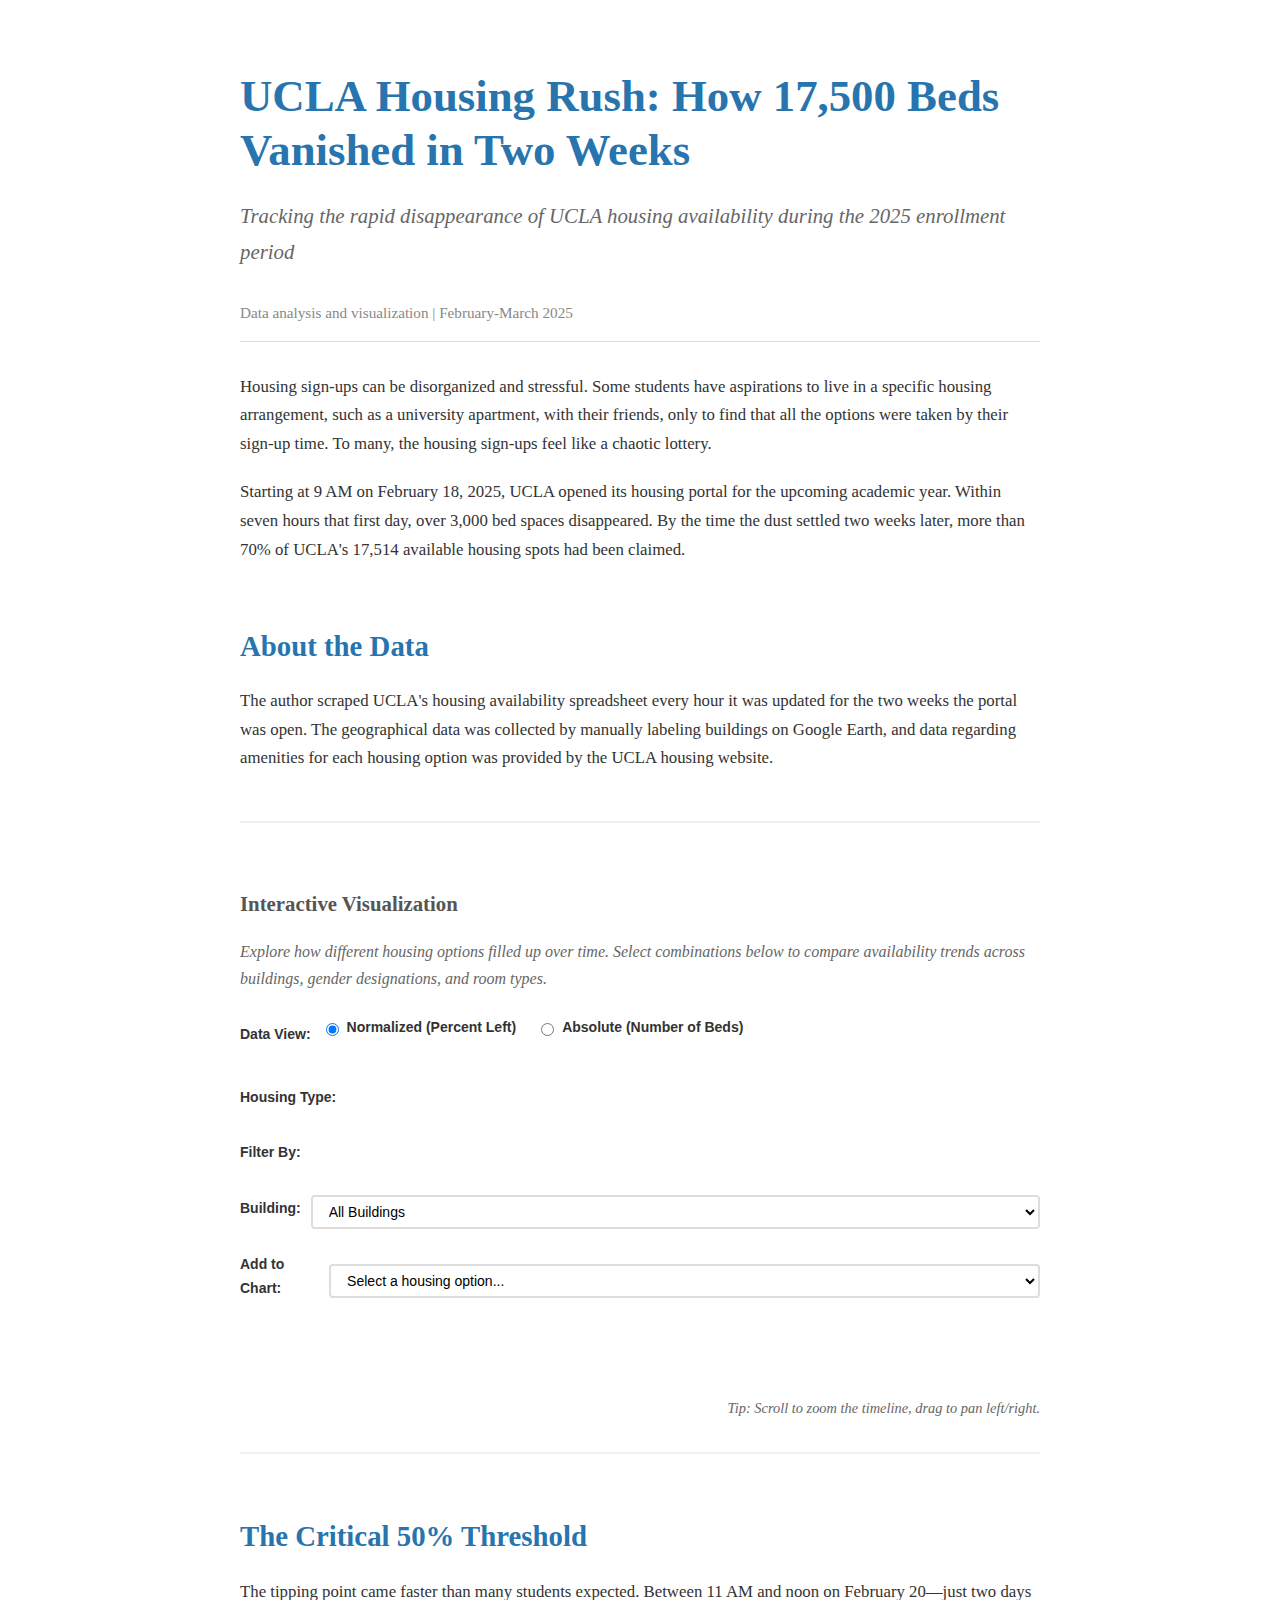
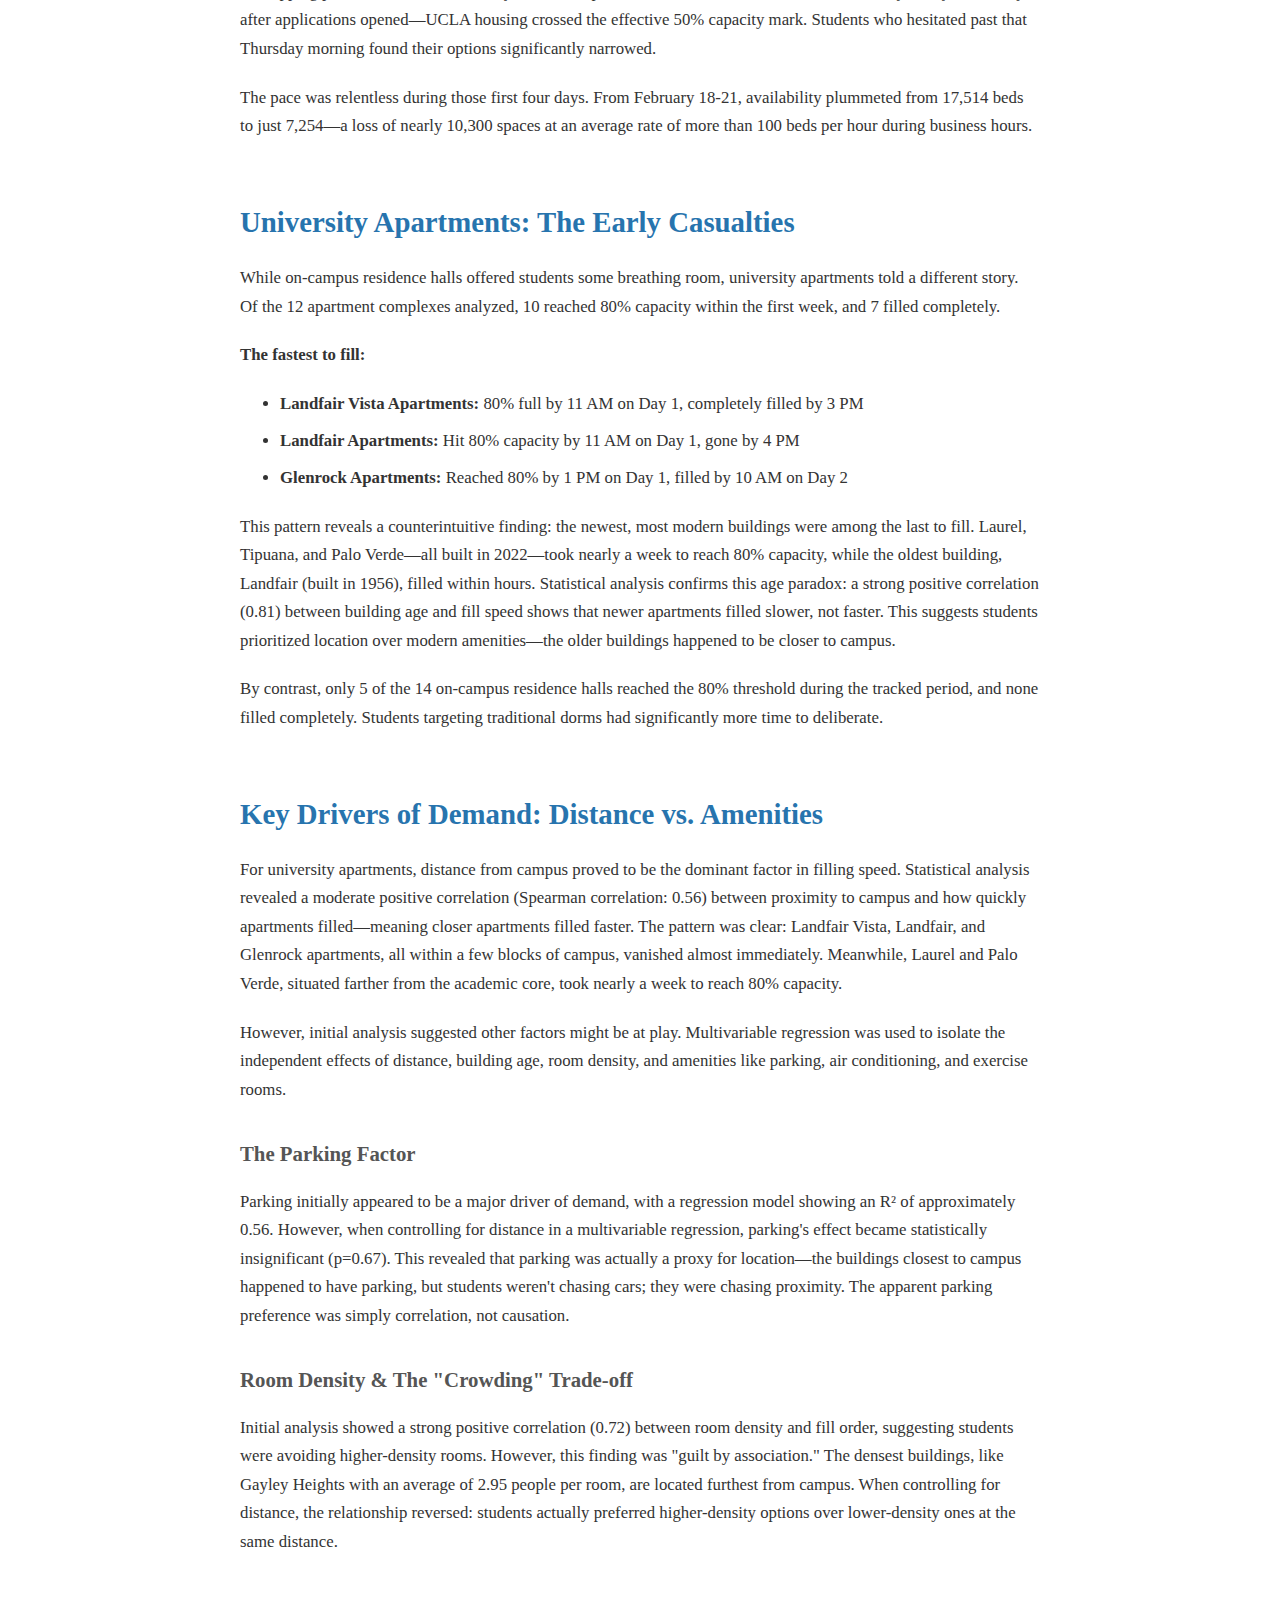
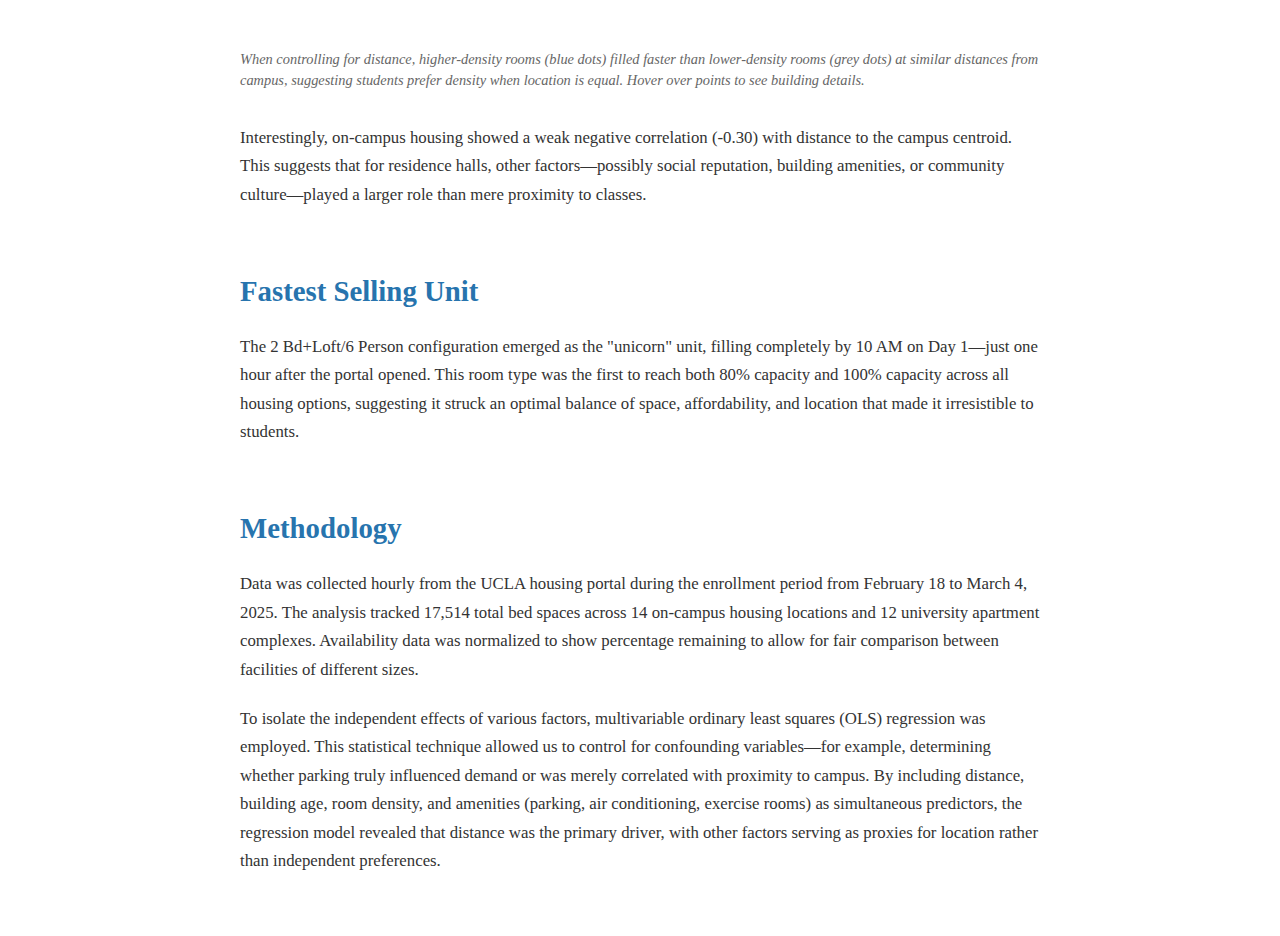
<file: docs/index.html>
<!DOCTYPE html>
<html lang="en">
<head>
    <meta charset="UTF-8">
    <meta name="viewport" content="width=device-width, initial-scale=1.0">
    <title>UCLA Housing Rush: How 17,500 Beds Vanished in Two Weeks</title>
    <script src="https://d3js.org/d3.v7.min.js"></script>
    <link rel="stylesheet" href="styles.css">
</head>
<body>
    <article>
        <h1>UCLA Housing Rush: How 17,500 Beds Vanished in Two Weeks</h1>
        <p class="subtitle">Tracking the rapid disappearance of UCLA housing availability during the 2025 enrollment period</p>
        <p class="byline">Data analysis and visualization | February-March 2025</p>
        
        <p>Housing sign-ups can be disorganized and stressful. Some students have aspirations to live in a specific housing arrangement, such as a university apartment, with their friends, only to find that all the options were taken by their sign-up time. To many, the housing sign-ups feel like a chaotic lottery. </p>

        <p>Starting at 9 AM on February 18, 2025, UCLA opened its housing portal for the upcoming academic year. Within seven hours that first day, over 3,000 bed spaces disappeared. By the time the dust settled two weeks later, more than 70% of UCLA's 17,514 available housing spots had been claimed.</p>

        <h2>About the Data</h2>
        <p>The author scraped UCLA's housing availability spreadsheet every hour it was updated for the two weeks the portal was open. The geographical data was collected by manually labeling buildings on Google Earth, and data regarding amenities for each housing option was provided by the UCLA housing website.</p>

        <div class="viz-section">
            <h3>Interactive Visualization</h3>
            <p class="viz-intro">Explore how different housing options filled up over time. Select combinations below to compare availability trends across buildings, gender designations, and room types.</p>
            
            <div class="controls">
                <div class="control-group">
                    <label>Data View:</label>
                    <div class="toggle-container">
                        <label class="radio-label">
                            <input type="radio" name="viewMode" value="normalized" checked> 
                            Normalized (Percent Left)
                        </label>
                        <label class="radio-label">
                            <input type="radio" name="viewMode" value="absolute"> 
                            Absolute (Number of Beds)
                        </label>
                    </div>
                </div>

                <div class="control-group">
                    <label>Housing Type:</label>
                    <div class="pill-container" id="housing-type-filters"></div>
                </div>

                <div class="control-group">
                    <label>Filter By:</label>
                    <div class="pill-container" id="gender-filters"></div>
                </div>

                <div class="control-group">
                    <label for="building-select">Building:</label>
                    <select id="building-select">
                        <option value="">All Buildings</option>
                    </select>
                </div>

                <div class="control-group">
                    <label for="combo-select">Add to Chart:</label>
                    <select id="combo-select">
                        <option value="">Select a housing option...</option>
                    </select>
                </div>
                
                <div class="selected-items" id="selected-items"></div>
            </div>
            
            <div id="chart"></div>
            <div class="zoom-hint">Tip: Scroll to zoom the timeline, drag to pan left/right.</div>
        </div>
        
        <h2>The Critical 50% Threshold</h2>

        <p>The tipping point came faster than many students expected. Between 11 AM and noon on February 20—just two days after applications opened—UCLA housing crossed the effective 50% capacity mark. Students who hesitated past that Thursday morning found their options significantly narrowed.</p>

        <p>The pace was relentless during those first four days. From February 18-21, availability plummeted from 17,514 beds to just 7,254—a loss of nearly 10,300 spaces at an average rate of more than 100 beds per hour during business hours.</p>


        <h2>University Apartments: The Early Casualties</h2>

        <p>While on-campus residence halls offered students some breathing room, university apartments told a different story. Of the 12 apartment complexes analyzed, 10 reached 80% capacity within the first week, and 7 filled completely.</p>

        <p><strong>The fastest to fill:</strong></p>
        <ul>
            <li><strong>Landfair Vista Apartments:</strong> 80% full by 11 AM on Day 1, completely filled by 3 PM</li>
            <li><strong>Landfair Apartments:</strong> Hit 80% capacity by 11 AM on Day 1, gone by 4 PM</li>
            <li><strong>Glenrock Apartments:</strong> Reached 80% by 1 PM on Day 1, filled by 10 AM on Day 2</li>
        </ul>

        <p>This pattern reveals a counterintuitive finding: the newest, most modern buildings were among the last to fill. Laurel, Tipuana, and Palo Verde—all built in 2022—took nearly a week to reach 80% capacity, while the oldest building, Landfair (built in 1956), filled within hours. Statistical analysis confirms this age paradox: a strong positive correlation (0.81) between building age and fill speed shows that newer apartments filled slower, not faster. This suggests students prioritized location over modern amenities—the older buildings happened to be closer to campus.</p>

        <p>By contrast, only 5 of the 14 on-campus residence halls reached the 80% threshold during the tracked period, and none filled completely. Students targeting traditional dorms had significantly more time to deliberate.</p>

        <h2>Key Drivers of Demand: Distance vs. Amenities</h2>

        <p>For university apartments, distance from campus proved to be the dominant factor in filling speed. Statistical analysis revealed a moderate positive correlation (Spearman correlation: 0.56) between proximity to campus and how quickly apartments filled—meaning closer apartments filled faster. The pattern was clear: Landfair Vista, Landfair, and Glenrock apartments, all within a few blocks of campus, vanished almost immediately. Meanwhile, Laurel and Palo Verde, situated farther from the academic core, took nearly a week to reach 80% capacity.</p>

        <p>However, initial analysis suggested other factors might be at play. Multivariable regression was used to isolate the independent effects of distance, building age, room density, and amenities like parking, air conditioning, and exercise rooms.</p>

        <h3>The Parking Factor</h3>

        <p>Parking initially appeared to be a major driver of demand, with a regression model showing an R² of approximately 0.56. However, when controlling for distance in a multivariable regression, parking's effect became statistically insignificant (p=0.67). This revealed that parking was actually a proxy for location—the buildings closest to campus happened to have parking, but students weren't chasing cars; they were chasing proximity. The apparent parking preference was simply correlation, not causation.</p>

        <h3>Room Density & The "Crowding" Trade-off</h3>

        <p>Initial analysis showed a strong positive correlation (0.72) between room density and fill order, suggesting students were avoiding higher-density rooms. However, this finding was "guilt by association." The densest buildings, like Gayley Heights with an average of 2.95 people per room, are located furthest from campus. When controlling for distance, the relationship reversed: students actually preferred higher-density options over lower-density ones at the same distance.</p>

        <figure>
            <div id="scatter-plot"></div>
            <figcaption>When controlling for distance, higher-density rooms (blue dots) filled faster than lower-density rooms (grey dots) at similar distances from campus, suggesting students prefer density when location is equal. Hover over points to see building details.</figcaption>
        </figure>

        <p>Interestingly, on-campus housing showed a weak negative correlation (-0.30) with distance to the campus centroid. This suggests that for residence halls, other factors—possibly social reputation, building amenities, or community culture—played a larger role than mere proximity to classes.</p>

        <h2>Fastest Selling Unit</h2>

        <p>The 2 Bd+Loft/6 Person configuration emerged as the "unicorn" unit, filling completely by 10 AM on Day 1—just one hour after the portal opened. This room type was the first to reach both 80% capacity and 100% capacity across all housing options, suggesting it struck an optimal balance of space, affordability, and location that made it irresistible to students.</p>

        <h2>Methodology</h2>

        <p>Data was collected hourly from the UCLA housing portal during the enrollment period from February 18 to March 4, 2025. The analysis tracked 17,514 total bed spaces across 14 on-campus housing locations and 12 university apartment complexes. Availability data was normalized to show percentage remaining to allow for fair comparison between facilities of different sizes.</p>

        <p>To isolate the independent effects of various factors, multivariable ordinary least squares (OLS) regression was employed. This statistical technique allowed us to control for confounding variables—for example, determining whether parking truly influenced demand or was merely correlated with proximity to campus. By including distance, building age, room density, and amenities (parking, air conditioning, exercise rooms) as simultaneous predictors, the regression model revealed that distance was the primary driver, with other factors serving as proxies for location rather than independent preferences.</p>
    </article>
    
    <div class="tooltip" id="tooltip"></div>

    <script type="module" src="config.js"></script>
    <script type="module" src="filters.js"></script>
    <script type="module" src="chart.js"></script>
    <script type="module" src="main.js"></script>
</body>
</html>
</file>
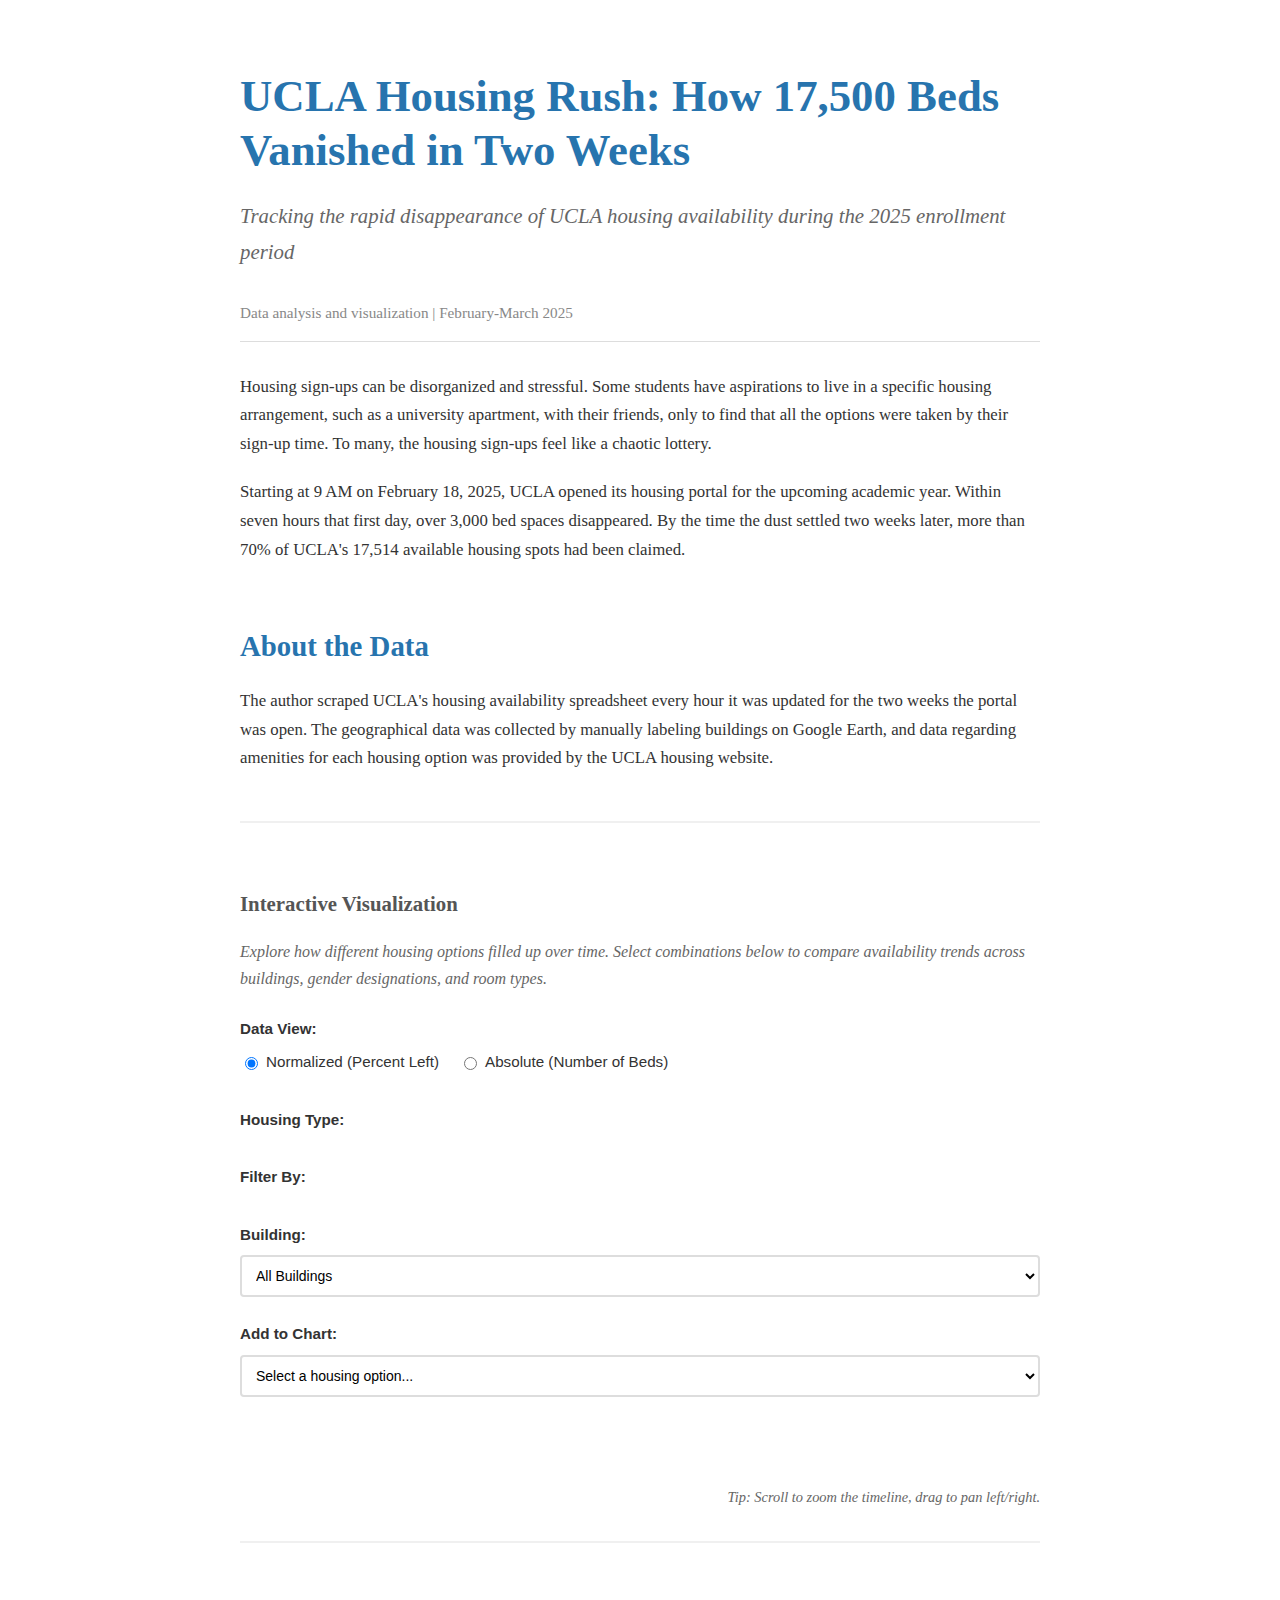
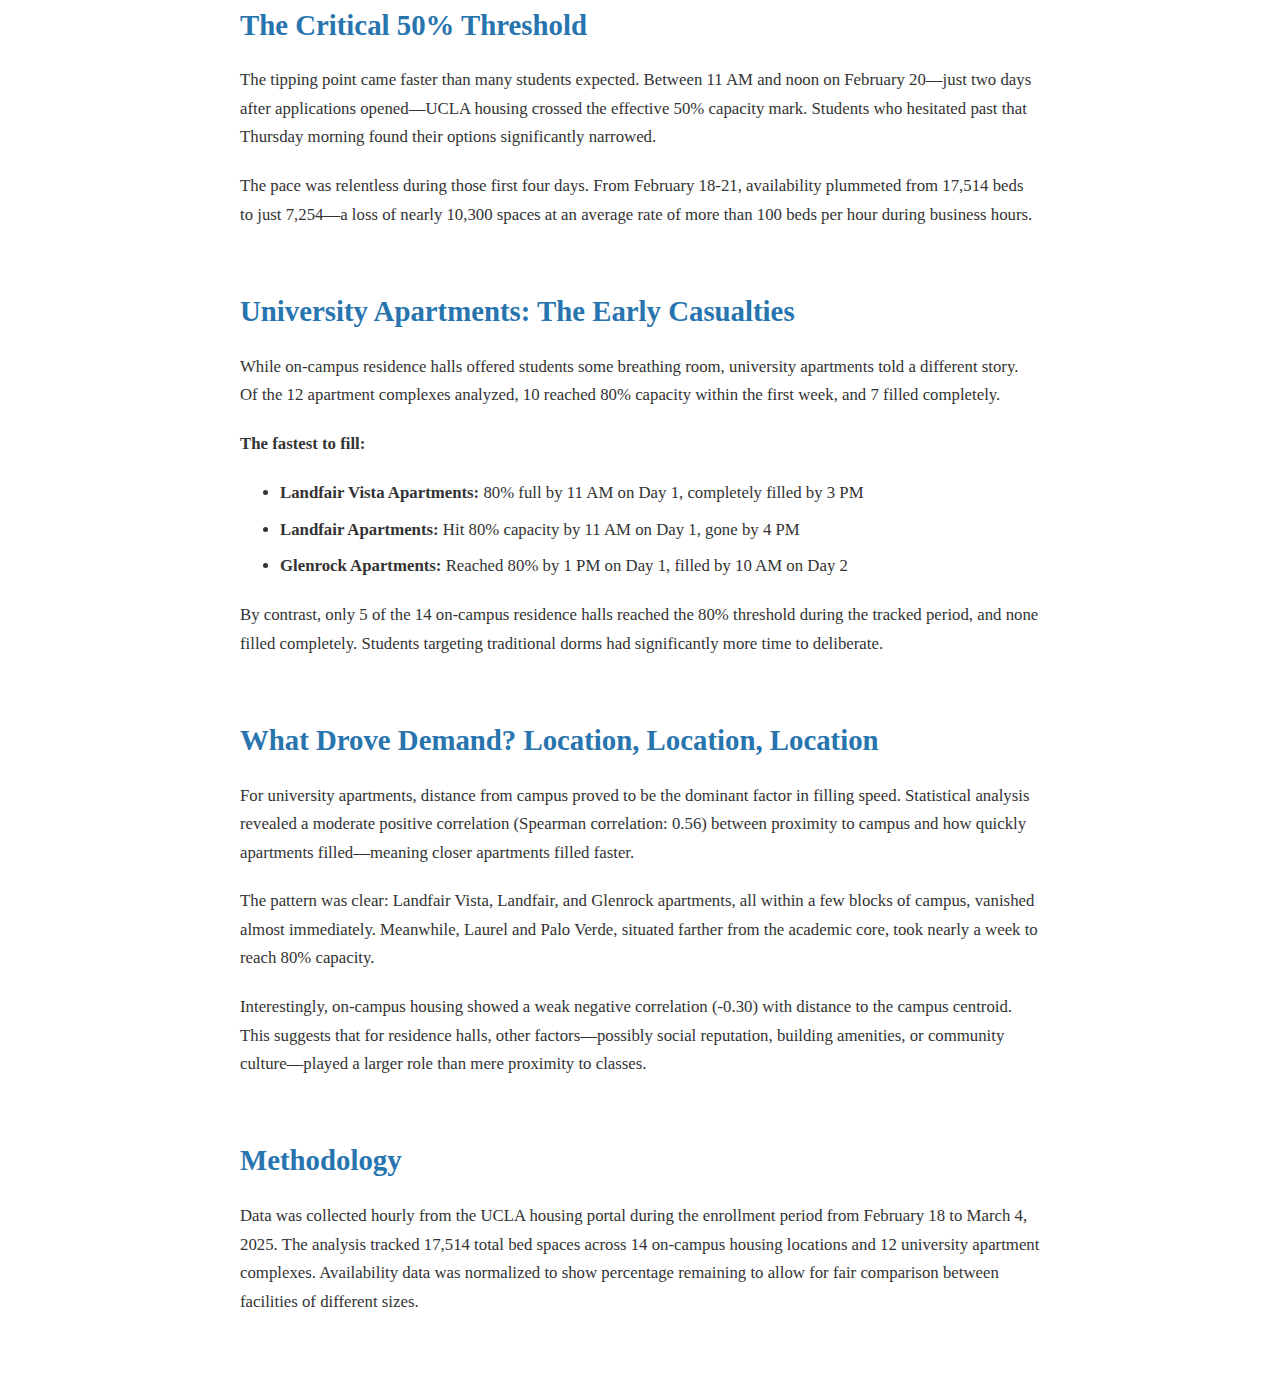
<file: final_draft/index.html>
<!DOCTYPE html>
<html lang="en">
<head>
    <meta charset="UTF-8">
    <meta name="viewport" content="width=device-width, initial-scale=1.0">
    <title>UCLA Housing Rush: How 17,500 Beds Vanished in Two Weeks</title>
    <script src="https://d3js.org/d3.v7.min.js"></script>
    <link rel="stylesheet" href="styles.css">
</head>
<body>
    <article>
        <h1>UCLA Housing Rush: How 17,500 Beds Vanished in Two Weeks</h1>
        <p class="subtitle">Tracking the rapid disappearance of UCLA housing availability during the 2025 enrollment period</p>
        <p class="byline">Data analysis and visualization | February-March 2025</p>
        
        <p>Housing sign-ups can be disorganized and stressful. Some students have aspirations to live in a specific housing arrangement, such as a university apartment, with their friends, only to find that all the options were taken by their sign-up time. To many, the housing sign-ups feel like a chaotic lottery. </p>

        <p>Starting at 9 AM on February 18, 2025, UCLA opened its housing portal for the upcoming academic year. Within seven hours that first day, over 3,000 bed spaces disappeared. By the time the dust settled two weeks later, more than 70% of UCLA's 17,514 available housing spots had been claimed.</p>

        <h2>About the Data</h2>
        <p>The author scraped UCLA's housing availability spreadsheet every hour it was updated for the two weeks the portal was open. The geographical data was collected by manually labeling buildings on Google Earth, and data regarding amenities for each housing option was provided by the UCLA housing website.</p>

        <div class="viz-section">
            <h3>Interactive Visualization</h3>
            <p class="viz-intro">Explore how different housing options filled up over time. Select combinations below to compare availability trends across buildings, gender designations, and room types.</p>
            
            <div class="controls">
                <div class="control-group">
                    <label>Data View:</label>
                    <div class="toggle-container">
                        <label class="radio-label">
                            <input type="radio" name="viewMode" value="normalized" checked> 
                            Normalized (Percent Left)
                        </label>
                        <label class="radio-label">
                            <input type="radio" name="viewMode" value="absolute"> 
                            Absolute (Number of Beds)
                        </label>
                    </div>
                </div>

                <div class="control-group">
                    <label>Housing Type:</label>
                    <div class="pill-container" id="housing-type-filters"></div>
                </div>

                <div class="control-group">
                    <label>Filter By:</label>
                    <div class="pill-container" id="gender-filters"></div>
                </div>

                <div class="control-group">
                    <label for="building-select">Building:</label>
                    <select id="building-select">
                        <option value="">All Buildings</option>
                    </select>
                </div>

                <div class="control-group">
                    <label for="combo-select">Add to Chart:</label>
                    <select id="combo-select">
                        <option value="">Select a housing option...</option>
                    </select>
                </div>
                
                <div class="selected-items" id="selected-items"></div>
            </div>
            
            <div id="chart"></div>
            <div class="zoom-hint">Tip: Scroll to zoom the timeline, drag to pan left/right.</div>
        </div>
        
        <h2>The Critical 50% Threshold</h2>

        <p>The tipping point came faster than many students expected. Between 11 AM and noon on February 20—just two days after applications opened—UCLA housing crossed the effective 50% capacity mark. Students who hesitated past that Thursday morning found their options significantly narrowed.</p>

        <p>The pace was relentless during those first four days. From February 18-21, availability plummeted from 17,514 beds to just 7,254—a loss of nearly 10,300 spaces at an average rate of more than 100 beds per hour during business hours.</p>


        <h2>University Apartments: The Early Casualties</h2>

        <p>While on-campus residence halls offered students some breathing room, university apartments told a different story. Of the 12 apartment complexes analyzed, 10 reached 80% capacity within the first week, and 7 filled completely.</p>

        <p><strong>The fastest to fill:</strong></p>
        <ul>
            <li><strong>Landfair Vista Apartments:</strong> 80% full by 11 AM on Day 1, completely filled by 3 PM</li>
            <li><strong>Landfair Apartments:</strong> Hit 80% capacity by 11 AM on Day 1, gone by 4 PM</li>
            <li><strong>Glenrock Apartments:</strong> Reached 80% by 1 PM on Day 1, filled by 10 AM on Day 2</li>
        </ul>

        <p>By contrast, only 5 of the 14 on-campus residence halls reached the 80% threshold during the tracked period, and none filled completely. Students targeting traditional dorms had significantly more time to deliberate.</p>

        <h2>What Drove Demand? Location, Location, Location</h2>

        <p>For university apartments, distance from campus proved to be the dominant factor in filling speed. Statistical analysis revealed a moderate positive correlation (Spearman correlation: 0.56) between proximity to campus and how quickly apartments filled—meaning closer apartments filled faster.</p>

        <p>The pattern was clear: Landfair Vista, Landfair, and Glenrock apartments, all within a few blocks of campus, vanished almost immediately. Meanwhile, Laurel and Palo Verde, situated farther from the academic core, took nearly a week to reach 80% capacity.</p>

        <p>Interestingly, on-campus housing showed a weak negative correlation (-0.30) with distance to the campus centroid. This suggests that for residence halls, other factors—possibly social reputation, building amenities, or community culture—played a larger role than mere proximity to classes.</p>

        <h2>Methodology</h2>

        <p>Data was collected hourly from the UCLA housing portal during the enrollment period from February 18 to March 4, 2025. The analysis tracked 17,514 total bed spaces across 14 on-campus housing locations and 12 university apartment complexes. Availability data was normalized to show percentage remaining to allow for fair comparison between facilities of different sizes.</p>
    </article>
    
    <div class="tooltip" id="tooltip"></div>

    <script type="module" src="config.js"></script>
    <script type="module" src="filters.js"></script>
    <script type="module" src="chart.js"></script>
    <script type="module" src="main.js"></script>
</body>
</html>
</file>
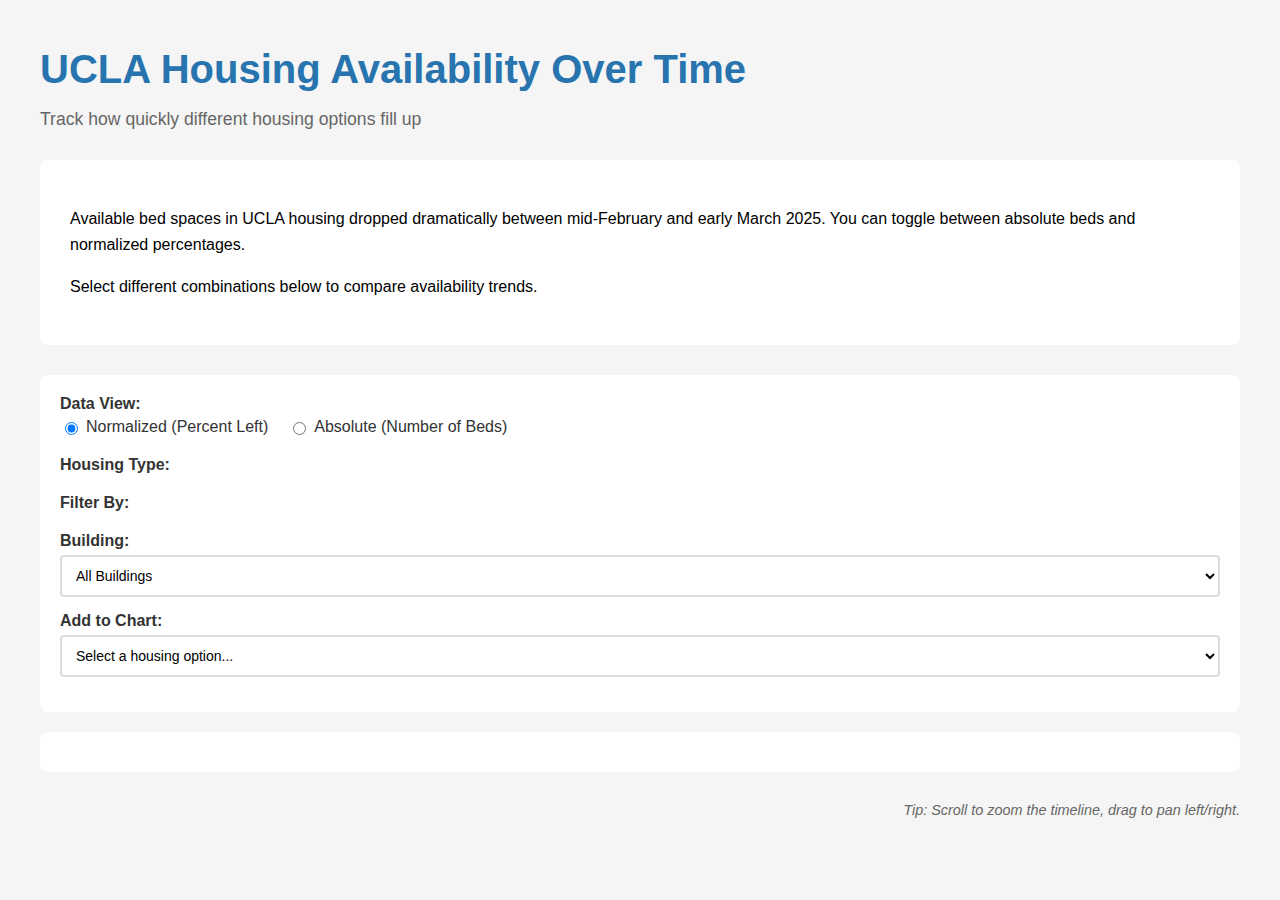
<file: housing_viz.html>
<!DOCTYPE html>
<html lang="en">
<head>
    <meta charset="UTF-8">
    <meta name="viewport" content="width=device-width, initial-scale=1.0">
    <title>UCLA Housing Availability Over Time</title>
    <script src="https://d3js.org/d3.v7.min.js"></script>
    <style>
        body {
            font-family: -apple-system, BlinkMacSystemFont, 'Segoe UI', Roboto, Oxygen, Ubuntu, Cantarell, sans-serif;
            max-width: 1200px;
            margin: 0 auto;
            padding: 20px;
            background-color: #f5f5f5;
        }
        
        h1 {
            color: #2774AE;
            font-size: 2.5em;
            margin-bottom: 10px;
        }
        
        .subtitle {
            color: #666;
            font-size: 1.1em;
            margin-bottom: 30px;
        }
        
        .article-text {
            background: white;
            padding: 30px;
            border-radius: 8px;
            margin-bottom: 30px;
            line-height: 1.6;
        }
        
        .controls {
            background: white;
            padding: 20px;
            border-radius: 8px;
            margin-bottom: 20px;
        }
        
        .control-group {
            margin-bottom: 15px;
        }
        
        label {
            display: block;
            font-weight: 600;
            margin-bottom: 5px;
            color: #333;
        }

        .toggle-container {
            display: flex;
            gap: 20px;
            margin-bottom: 15px;
        }

        .radio-label {
            display: flex;
            align-items: center;
            font-weight: 400;
            cursor: pointer;
        }

        .radio-label input {
            margin-right: 8px;
        }
        
        select {
            width: 100%;
            padding: 10px;
            border: 2px solid #ddd;
            border-radius: 4px;
            font-size: 14px;
            background: white;
        }
        
        .selected-items {
            display: flex;
            flex-wrap: wrap;
            gap: 10px;
            margin-top: 15px;
        }
        
        .selected-item {
            background: #2774AE;
            color: white;
            padding: 8px 12px;
            border-radius: 20px;
            font-size: 14px;
            display: flex;
            align-items: center;
            gap: 8px;
        }
        
        .remove-btn {
            background: rgba(255,255,255,0.3);
            border: none;
            color: white;
            cursor: pointer;
            border-radius: 50%;
            width: 20px;
            height: 20px;
            display: flex;
            align-items: center;
            justify-content: center;
            font-size: 16px;
            line-height: 1;
        }
        
        .remove-btn:hover {
            background: rgba(255,255,255,0.5);
        }
        
        .pill-container {
            display: flex;
            flex-wrap: wrap;
            gap: 8px;
            margin-top: 5px;
        }
        
        .pill-button {
            padding: 8px 16px;
            border: 2px solid #ddd;
            border-radius: 20px;
            background: white;
            color: #333;
            cursor: pointer;
            font-size: 14px;
            transition: all 0.2s;
        }
        
        .pill-button:hover {
            border-color: #2774AE;
            background: #f0f7ff;
        }
        
        .pill-button.active {
            background: #2774AE;
            color: white;
            border-color: #2774AE;
        }
        
        #chart {
            background: white;
            padding: 20px;
            border-radius: 8px;
            margin-bottom: 30px;
        }
        
        .line {
            fill: none;
            stroke-width: 2.5;
        }
        
        .axis {
            font-size: 12px;
        }
        
        .axis-label {
            font-size: 14px;
            font-weight: 600;
        }
        
        .legend {
            font-size: 13px;
        }
        
        .legend-item {
            cursor: pointer;
        }
        
        .legend-item:hover {
            opacity: 0.7;
        }
        
        .tooltip {
            position: absolute;
            background: rgba(0, 0, 0, 0.8);
            color: white;
            padding: 10px;
            border-radius: 4px;
            font-size: 13px;
            pointer-events: none;
            opacity: 0;
            transition: opacity 0.2s;
        }
        
        .grid line {
            stroke: #e0e0e0;
            stroke-opacity: 0.7;
        }
        
        .grid path {
            stroke-width: 0;
        }

        /* Helper to cue user that zooming is available */
        .zoom-hint {
            font-size: 0.9em;
            color: #666;
            margin-top: 5px;
            font-style: italic;
            text-align: right;
        }
    </style>
</head>
<body>
    <h1>UCLA Housing Availability Over Time</h1>
    <p class="subtitle">Track how quickly different housing options fill up</p>
    
    <div class="article-text">
        <p>Available bed spaces in UCLA housing dropped dramatically between mid-February and early March 2025. You can toggle between absolute beds and normalized percentages.</p>
        
        <p>Select different combinations below to compare availability trends.</p>
    </div>
    
    <div class="controls">
        <div class="control-group">
            <label>Data View:</label>
            <div class="toggle-container">
                <label class="radio-label">
                    <input type="radio" name="viewMode" value="normalized" checked> 
                    Normalized (Percent Left)
                </label>
                <label class="radio-label">
                    <input type="radio" name="viewMode" value="absolute"> 
                    Absolute (Number of Beds)
                </label>
            </div>
        </div>

        <div class="control-group">
            <label>Housing Type:</label>
            <div class="pill-container" id="housing-type-filters">
                <!-- Housing type pill buttons will be generated here -->
            </div>
        </div>

        <div class="control-group">
            <label>Filter By:</label>
            <div class="pill-container" id="gender-filters">
                <!-- Gender pill buttons will be generated here -->
            </div>
        </div>

        <div class="control-group">
            <label for="building-select">Building:</label>
            <select id="building-select">
                <option value="">All Buildings</option>
            </select>
        </div>

        <div class="control-group">
            <label for="combo-select">Add to Chart:</label>
            <select id="combo-select">
                <option value="">Select a housing option...</option>
            </select>
        </div>
        
        <div class="selected-items" id="selected-items"></div>
    </div>
    
    <div id="chart"></div>
    <div class="zoom-hint">Tip: Scroll to zoom the timeline, drag to pan left/right.</div>
    
    <div class="tooltip" id="tooltip"></div>

    <script>
        // Color palette
        const colors = ['#2774AE', '#FFD100', '#FF6B35', '#004E89', '#8B1A1A', '#00A84F', '#9B59B6', '#E67E22', '#1ABC9C', '#34495E'];
        
        let housingData = {};
        let selectedCombos = [];
        let currentMode = 'normalized';
        let selectedGenders = [];
        let selectedBuilding = '';
        let selectedHousingTypes = ['On-Campus', 'University Apartments'];
        
        // Gender mapping for display
        const genderMap = {
            'Female': 'Female',
            'Male': 'Male',
            'Gender Inclusive': 'Inclusive',
            'Non-Binary': 'NB',
            'Other': 'Other'
        };

        // Housing type categorization
        const onCampusBuildings = [
            'De Neve Plaza',
            'De Neve Residence Hall',
            'Dykstra Hall',
            'Hedrick Hall',
            'Hitch Suites',
            'Olympic / Centennial',
            'Rieber Hall',
            'Rieber Terrace',
            'Rieber Vista',
            'Saxon Suites',
            'Sproul Landing / Cove',
            'Hedrick Summit',
            'Sproul Hall',
            'Sunset Village'
        ];

        const universityApartments = [
            'Gayley Court Apartments',
            'Gayley Heights',
            'Glenrock Apartments',
            'Glenrock West Apartments',
            'Laurel',
            'Landfair Apartments',
            'Levering Terrace Apartments',
            'Landfair Vista Apartments',
            'Palo Verde',
            'Tipuana',
            'Westwood Chateau Apartments',
            'Westwood Palms Apartments'
        ];

        function getHousingType(building) {
            if (onCampusBuildings.includes(building)) {
                return 'On-Campus';
            } else if (universityApartments.includes(building)) {
                return 'University Apartments';
            }
            return null;
        }
        
        // Chart dimensions
        const margin = {top: 20, right: 150, bottom: 60, left: 60};
        const width = 1100 - margin.left - margin.right;
        const height = 500 - margin.top - margin.bottom;
        
        // Load data
        d3.json('housing_data.json').then(data => {
            housingData = data;
            initializeFilters();
            populateDropdown();
        });

        d3.selectAll('input[name="viewMode"]').on('change', function() {
            currentMode = this.value;
            updateChart();
        });
        
        function initializeFilters() {
            const keys = Object.keys(housingData['absolute'] || {});
            
            // Extract unique genders and buildings
            const genders = new Set();
            const buildings = new Set();
            
            keys.forEach(key => {
                const parts = key.split('_');
                if (parts.length >= 2) {
                    buildings.add(parts[0]);
                    genders.add(parts[1]);
                }
            });
            
            // Create housing type filter pills
            const housingTypeFilters = d3.select('#housing-type-filters');
            housingTypeFilters.html('');
            
            ['On-Campus', 'University Apartments'].forEach(housingType => {
                const pill = housingTypeFilters.append('button')
                    .attr('class', 'pill-button')
                    .attr('data-housing-type', housingType)
                    .text(housingType)
                    .classed('active', selectedHousingTypes.includes(housingType))
                    .on('click', function() {
                        const housingTypeValue = this.getAttribute('data-housing-type');
                        const isActive = d3.select(this).classed('active');
                        
                        if (isActive) {
                            selectedHousingTypes = selectedHousingTypes.filter(t => t !== housingTypeValue);
                            d3.select(this).classed('active', false);
                        } else {
                            selectedHousingTypes.push(housingTypeValue);
                            d3.select(this).classed('active', true);
                        }
                        
                        updateBuildingDropdown();
                        populateDropdown();
                    });
            });
            
            // Create gender filter pills
            const genderFilters = d3.select('#gender-filters');
            genderFilters.html('');
            
            Array.from(genders).sort().forEach(gender => {
                const displayName = genderMap[gender] || gender;
                const pill = genderFilters.append('button')
                    .attr('class', 'pill-button')
                    .attr('data-gender', gender)
                    .text(displayName)
                    .on('click', function() {
                        const genderValue = this.getAttribute('data-gender');
                        const isActive = d3.select(this).classed('active');
                        
                        if (isActive) {
                            selectedGenders = selectedGenders.filter(g => g !== genderValue);
                            d3.select(this).classed('active', false);
                        } else {
                            selectedGenders.push(genderValue);
                            d3.select(this).classed('active', true);
                        }
                        
                        populateDropdown();
                    });
            });
            
            // Set up building select handler (only once)
            const buildingSelect = d3.select('#building-select');
            buildingSelect.on('change.building', function() {
                selectedBuilding = this.value;
                populateDropdown();
            });
            
            // Initial population of building dropdown
            updateBuildingDropdown();
        }
        
        function updateBuildingDropdown() {
            const keys = Object.keys(housingData['absolute'] || {});
            
            // Extract unique buildings
            const buildings = new Set();
            keys.forEach(key => {
                const parts = key.split('_');
                if (parts.length >= 2) {
                    buildings.add(parts[0]);
                }
            });
            
            // Filter buildings by selected housing types
            let filteredBuildings = Array.from(buildings);
            if (selectedHousingTypes.length > 0) {
                filteredBuildings = filteredBuildings.filter(building => {
                    const housingType = getHousingType(building);
                    return housingType && selectedHousingTypes.includes(housingType);
                });
            }
            
            // Populate building dropdown
            const buildingSelect = d3.select('#building-select');
            buildingSelect.selectAll('option:not(:first-child)').remove();
            
            filteredBuildings.sort().forEach(building => {
                buildingSelect.append('option')
                    .attr('value', building)
                    .text(building);
            });
            
            // If the currently selected building is no longer in the filtered list, clear the selection
            if (selectedBuilding && !filteredBuildings.includes(selectedBuilding)) {
                selectedBuilding = '';
                buildingSelect.property('value', '');
            }
        }
        
        function populateDropdown() {
            const select = d3.select('#combo-select');
            select.selectAll('option:not(:first-child)').remove();
            
            let keys = Object.keys(housingData['absolute'] || {}).sort();
            
            // Filter by selected housing types
            if (selectedHousingTypes.length > 0) {
                keys = keys.filter(key => {
                    const parts = key.split('_');
                    if (parts.length < 1) return false;
                    const building = parts[0];
                    const housingType = getHousingType(building);
                    return housingType && selectedHousingTypes.includes(housingType);
                });
            }
            
            // Filter by selected genders
            if (selectedGenders.length > 0) {
                keys = keys.filter(key => {
                    const parts = key.split('_');
                    return parts.length >= 2 && selectedGenders.includes(parts[1]);
                });
            }
            
            // Filter by selected building
            if (selectedBuilding) {
                keys = keys.filter(key => {
                    const parts = key.split('_');
                    return parts.length >= 1 && parts[0] === selectedBuilding;
                });
            }
            
            keys.forEach(key => {
                const parts = key.split('_');
                const building = parts[0];
                const gender = parts[1];
                const roomType = parts.slice(2).join(' ');
                // Always show Building - Gender - Room Type for clarity
                const displayName = `${building} - ${gender} - ${roomType}`;
                
                select.append('option')
                    .attr('value', key)
                    .text(displayName);
            });
        }
        
        d3.select('#combo-select').on('change', function() {
            const selected = this.value;
            if (selected && !selectedCombos.includes(selected)) {
                selectedCombos.push(selected);
                updateSelectedItems();
                updateChart();
            }
            this.value = '';
        });
        
        function updateSelectedItems() {
            const container = d3.select('#selected-items');
            container.html('');
            
            selectedCombos.forEach((combo, i) => {
                const parts = combo.split('_');
                const displayName = `${parts[0]} - ${parts[1]} - ${parts.slice(2).join(' ')}`;
                
                const item = container.append('div')
                    .attr('class', 'selected-item')
                    .style('background', colors[i % colors.length]);
                
                item.append('span').text(displayName);
                
                item.append('button')
                    .attr('class', 'remove-btn')
                    .text('×')
                    .on('click', () => {
                        selectedCombos = selectedCombos.filter(c => c !== combo);
                        updateSelectedItems();
                        updateChart();
                    });
            });
        }
        
        function updateChart() {
            d3.select('#chart').html('');
            
            if (selectedCombos.length === 0) return;
            
            const svg = d3.select('#chart')
                .append('svg')
                .attr('width', width + margin.left + margin.right)
                .attr('height', height + margin.top + margin.bottom)
                .append('g')
                .attr('transform', `translate(${margin.left},${margin.top})`);
            
            // --- 1. Clipping Definition ---
            // This prevents lines from drawing outside the axes when zoomed
            svg.append("defs").append("clipPath")
                .attr("id", "clip")
                .append("rect")
                .attr("width", width)
                .attr("height", height);

            const parseDate = d3.timeParse('%Y-%m-%dT%H:%M:%S');
            
            const allData = selectedCombos.map(combo => {
                const dataSubset = housingData[currentMode][combo];
                if (!dataSubset) return [];
                return dataSubset.map(d => ({
                    date: parseDate(d.date),
                    value: d.value,
                    combo: combo
                }));
            });
            
            const validData = allData.filter(d => d.length > 0);
            if (validData.length === 0) return;

            // --- Scales ---
            // Store the original domain for zoom constraints
            const xDomainOriginal = [
                d3.min(validData, d => d3.min(d, p => p.date)),
                d3.max(validData, d => d3.max(d, p => p.date))
            ];
            
            const x = d3.scaleTime()
                .domain(xDomainOriginal)
                .range([0, width]);
            
            const y = d3.scaleLinear()
                .domain([0, d3.max(validData, d => d3.max(d, p => p.value))])
                .nice()
                .range([height, 0]);
            
            // --- Smart time formatter function ---
            // Shows time when zoomed in (domain < 2 days), otherwise just date
            function smartTimeFormat(domain) {
                const domainRange = domain[1] - domain[0];
                const oneDay = 24 * 60 * 60 * 1000; // milliseconds in a day
                
                if (domainRange < 2 * oneDay) {
                    // Zoomed in: show date and time
                    return d3.timeFormat('%b %d %I:%M %p');
                } else {
                    // Zoomed out: show just date
                    return d3.timeFormat('%b %d');
                }
            }
            
            // --- Axes Groups ---
            // We store the x-axis in a variable so we can update it during zoom
            const xAxis = svg.append('g')
                .attr('class', 'axis x-axis')
                .attr('transform', `translate(0,${height})`)
                .call(d3.axisBottom(x)
                    .ticks(8)
                    .tickFormat(smartTimeFormat(x.domain())));
            
            const yAxis = svg.append('g')
                .attr('class', 'axis')
                .call(d3.axisLeft(y));
            
            // Grid
            svg.append('g')
                .attr('class', 'grid')
                .call(d3.axisLeft(y)
                    .tickSize(-width)
                    .tickFormat('')
                );

            // Axis labels
            const yLabelText = currentMode === 'normalized' ? 'Percentage Left (%)' : 'Available Bed Spaces';
            
            svg.append('text')
                .attr('class', 'axis-label')
                .attr('text-anchor', 'middle')
                .attr('x', width / 2)
                .attr('y', height + 45)
                .text('Date');
            
            svg.append('text')
                .attr('class', 'axis-label')
                .attr('text-anchor', 'middle')
                .attr('transform', 'rotate(-90)')
                .attr('x', -height / 2)
                .attr('y', -45)
                .text(yLabelText);
            
            // --- Line Generator ---
            const line = d3.line()
                .x(d => x(d.date))
                .y(d => y(d.value));
            
            // --- Chart Content Group ---
            // Everything that needs to be zoomed goes in here
            const chartBody = svg.append("g")
                .attr("clip-path", "url(#clip)");
            
            // --- 2. Zoom Logic ---
            const zoom = d3.zoom()
                .scaleExtent([1, 20]) // Allow zooming in up to 20x
                .extent([[0, 0], [width, height]])
                .on("zoom", zoomed)
                .filter(function(event) {
                    // Only allow zoom on wheel events or when not over interactive elements
                    // This allows hover events to work on dots
                    if (event.type === "wheel") return true;
                    if (event.type === "mousedown") return true;
                    // For mousemove, only allow if it's part of a drag (button pressed)
                    if (event.type === "mousemove") return event.buttons > 0;
                    return false;
                });

            // Add an invisible rectangle at SVG level to catch zoom events
            // Append before chartBody so chartBody content (dots) are on top visually
            const zoomRect = svg.insert("rect", "g") // Insert before first g (chartBody)
                .attr("width", width)
                .attr("height", height)
                .style("fill", "none")
                .style("pointer-events", "all")
                .style("cursor", "grab")
                .call(zoom);

            // Draw Lines
            const lines = chartBody.selectAll('.line')
                .data(validData)
                .enter()
                .append('path')
                .attr('class', 'line')
                .attr('d', line)
                .style('stroke', (d, i) => colors[i % colors.length]);
                
            // Draw Dots
            const dotsGroups = chartBody.selectAll('.dots-group')
                .data(validData)
                .enter()
                .append('g')
                .attr('class', 'dots-group');
                
            // Create invisible larger hit areas for easier hovering
            const hitAreas = dotsGroups.selectAll('circle.hit-area')
                .data((d, i) => d.map(point => ({...point, colorIndex: i})))
                .enter()
                .append('circle')
                .attr('class', 'hit-area')
                .attr('cx', d => x(d.date))
                .attr('cy', d => y(d.value))
                .attr('r', 8) // Larger invisible hit area
                .attr('fill', 'transparent')
                .style('pointer-events', 'all')
                .style('cursor', 'pointer')
                .on('mouseover', function(event, d) {
                    event.stopPropagation();
                    // Find and highlight the corresponding visible dot
                    const visibleDot = d3.select(this.parentNode).select(`circle.visible-dot[data-index="${d.colorIndex}"][data-point="${d.combo}_${d.date.getTime()}"]`);
                    visibleDot.style('opacity', 1);
                    const tooltip = d3.select('#tooltip');
                    const unit = currentMode === 'normalized' ? '%' : ' beds';
                    
                    tooltip.style('opacity', 1)
                        .html(`<strong>${d.combo.split('_').join(' - ')}</strong><br/>
                               Date: ${d3.timeFormat('%b %d, %Y %I:%M %p')(d.date)}<br/>
                               ${currentMode === 'normalized' ? 'Remaining' : 'Available'}: ${d.value.toFixed(1)}${unit}`);
                })
                .on('mousemove', function(event) {
                    event.stopPropagation();
                    d3.select('#tooltip')
                        .style('left', (event.pageX + 10) + 'px')
                        .style('top', (event.pageY - 10) + 'px');
                })
                .on('mouseout', function(event, d) {
                    event.stopPropagation();
                    // Find and hide the corresponding visible dot
                    const visibleDot = d3.select(this.parentNode).select(`circle.visible-dot[data-index="${d.colorIndex}"][data-point="${d.combo}_${d.date.getTime()}"]`);
                    visibleDot.style('opacity', 0);
                    d3.select('#tooltip').style('opacity', 0);
                });
            
            const dots = dotsGroups.selectAll('circle.visible-dot')
                .data((d, i) => d.map(point => ({...point, colorIndex: i}))) // Pass index for color
                .enter()
                .append('circle')
                .attr('class', 'visible-dot')
                .attr('data-index', d => d.colorIndex)
                .attr('data-point', d => `${d.combo}_${d.date.getTime()}`)
                .attr('cx', d => x(d.date))
                .attr('cy', d => y(d.value))
                .attr('r', 3)
                .attr('fill', d => colors[d.colorIndex % colors.length])
                .style('opacity', 0)
                .style('pointer-events', 'none'); // Let hit areas handle events

            function zoomed(event) {
                // Create new scale based on zoom transform
                let newX = event.transform.rescaleX(x);
                let newDomain = newX.domain();
                
                // Constrain the domain to not go beyond the original data bounds
                const domainWidth = newDomain[1] - newDomain[0];
                const originalWidth = xDomainOriginal[1] - xDomainOriginal[0];
                const scale = event.transform.k;
                let constrainedTransform = event.transform;
                
                // Prevent zooming out beyond original domain
                if (domainWidth >= originalWidth) {
                    constrainedTransform = d3.zoomIdentity;
                    newX = x;
                    newDomain = xDomainOriginal;
                } 
                // Constrain panning to keep domain within bounds
                else {
                    // Calculate the translateX bounds that keep the domain within the original range
                    // Minimum translateX (when left edge is at original left edge)
                    const minTranslateX = -x(xDomainOriginal[0]) * scale;
                    // Maximum translateX (when right edge is at original right edge)
                    const maxTranslateX = width - x(xDomainOriginal[1]) * scale;
                    
                    // Clamp translateX to the valid range
                    let translateX = Math.max(minTranslateX, Math.min(maxTranslateX, event.transform.x));
                    
                    // If we had to constrain, create the constrained transform
                    if (translateX !== event.transform.x) {
                        constrainedTransform = d3.zoomIdentity
                            .scale(scale)
                            .translate(translateX, event.transform.y);
                        newX = constrainedTransform.rescaleX(x);
                        newDomain = newX.domain();
                    }
                }
                
                // Apply constrained transform if it differs from the event transform
                if (constrainedTransform !== event.transform && 
                    (Math.abs(constrainedTransform.x - event.transform.x) > 0.1 || 
                     Math.abs(constrainedTransform.k - event.transform.k) > 0.001)) {
                    // Temporarily disable zoom handler to prevent recursion
                    zoom.on("zoom", null);
                    zoomRect.call(zoom.transform, constrainedTransform);
                    zoom.on("zoom", zoomed);
                }
                
                // Update axis with smart formatter based on current domain
                xAxis.call(d3.axisBottom(newX).ticks(8).tickFormat(smartTimeFormat(newDomain)));
                
                // Update lines
                lines.attr("d", d3.line()
                    .x(d => newX(d.date))
                    .y(d => y(d.value))
                );
                
                // Update dots and hit areas
                dots.attr('cx', d => newX(d.date));
                chartBody.selectAll('circle.hit-area').attr('cx', d => newX(d.date));
            }

            // --- Legend ---
            const legend = svg.append('g')
                .attr('class', 'legend')
                .attr('transform', `translate(${width + 20}, 0)`);
            
            selectedCombos.forEach((combo, i) => {
                const parts = combo.split('_');
                const displayName = `${parts[0]}\n${parts[1]}\n${parts.slice(2).join(' ')}`;
                
                const legendItem = legend.append('g')
                    .attr('class', 'legend-item')
                    .attr('transform', `translate(0, ${i * 70})`);
                
                legendItem.append('line')
                    .attr('x1', 0)
                    .attr('x2', 20)
                    .attr('y1', 0)
                    .attr('y2', 0)
                    .style('stroke', colors[i % colors.length])
                    .style('stroke-width', 3);
                
                const text = legendItem.append('text')
                    .attr('x', 25)
                    .attr('y', 0)
                    .style('font-size', '11px');
                
                displayName.split('\n').forEach((line, j) => {
                    text.append('tspan')
                        .attr('x', 25)
                        .attr('dy', j === 0 ? 0 : '1.1em')
                        .text(line);
                });
            });
        }
    </script>
</body>
</html>
</file>
<file: docs/styles.css>
body {
    font-family: Georgia, 'Times New Roman', serif;
    max-width: 800px;
    margin: 0 auto;
    padding: 40px 20px;
    background-color: #ffffff;
    color: #333;
    line-height: 1.7;
}
h1 {
    color: #2774AE;
    font-size: 2.8em;
    margin-bottom: 0.3em;
    font-weight: 700;
    line-height: 1.2;
}

.subtitle {
    color: #666;
    font-size: 1.3em;
    margin-bottom: 1.5em;
    font-style: italic;
    font-weight: 400;
}

.byline {
    color: #888;
    font-size: 0.95em;
    margin-bottom: 2em;
    padding-bottom: 1em;
    border-bottom: 1px solid #ddd;
}

h2 {
    color: #2774AE;
    font-size: 1.8em;
    margin-top: 2em;
    margin-bottom: 0.5em;
    font-weight: 600;
}

h3 {
    color: #555;
    font-size: 1.3em;
    margin-top: 1.5em;
    margin-bottom: 0.5em;
    font-weight: 600;
}

p {
    margin-bottom: 1.2em;
    font-size: 1.05em;
}

ul {
    margin-bottom: 1.2em;
    font-size: 1.05em;
}

ul li {
    margin-bottom: 0.5em;
}

.article-text {
    background: transparent;
    padding: 0;
    border-radius: 0;
    margin-bottom: 0;
}

.viz-section {
    margin: 3em 0;
    padding: 2em 0;
    border-top: 2px solid #f0f0f0;
    border-bottom: 2px solid #f0f0f0;
}

.viz-intro {
    font-style: italic;
    color: #666;
    margin-bottom: 1.5em;
    font-size: 1em;
}

.controls {
    background: transparent;
    padding: 0;
    border-radius: 0;
    margin-bottom: 2em;
}

.control-group {
    margin-bottom: 1.5em;
}

label {
    display: block;
    font-weight: 600;
    margin-bottom: 0.5em;
    color: #333;
    font-family: -apple-system, BlinkMacSystemFont, 'Segoe UI', Roboto, Oxygen, Ubuntu, Cantarell, sans-serif;
    font-size: 0.95em;
}

.toggle-container {
    display: flex;
    gap: 20px;
    margin-bottom: 15px;
}

.radio-label {
    display: flex;
    align-items: center;
    font-weight: 400;
    cursor: pointer;
    font-family: -apple-system, BlinkMacSystemFont, 'Segoe UI', Roboto, Oxygen, Ubuntu, Cantarell, sans-serif;
}

.radio-label input {
    margin-right: 8px;
}

select {
    width: 100%;
    padding: 10px;
    border: 2px solid #ddd;
    border-radius: 4px;
    font-size: 14px;
    background: white;
    font-family: -apple-system, BlinkMacSystemFont, 'Segoe UI', Roboto, Oxygen, Ubuntu, Cantarell, sans-serif;
}

.selected-items {
    display: flex;
    flex-wrap: wrap;
    gap: 10px;
    margin-top: 15px;
}

.selected-item {
    background: #2774AE;
    color: white;
    padding: 8px 12px;
    border-radius: 20px;
    font-size: 14px;
    display: flex;
    align-items: center;
    gap: 8px;
    font-family: -apple-system, BlinkMacSystemFont, 'Segoe UI', Roboto, Oxygen, Ubuntu, Cantarell, sans-serif;
}

.remove-btn {
    background: rgba(255,255,255,0.3);
    border: none;
    color: white;
    cursor: pointer;
    border-radius: 50%;
    width: 20px;
    height: 20px;
    display: flex;
    align-items: center;
    justify-content: center;
    font-size: 16px;
    line-height: 1;
}

.remove-btn:hover {
    background: rgba(255,255,255,0.5);
}

.pill-container {
    display: flex;
    flex-wrap: wrap;
    gap: 8px;
    margin-top: 5px;
}

.pill-button {
    padding: 8px 16px;
    border: 2px solid #ddd;
    border-radius: 20px;
    background: white;
    color: #333;
    cursor: pointer;
    font-size: 14px;
    transition: all 0.2s;
}

.pill-button:hover {
    border-color: #2774AE;
    background: #f0f7ff;
}

.pill-button.active {
    background: #2774AE;
    color: white;
    border-color: #2774AE;
}

#chart {
    background: transparent;
    padding: 0;
    border-radius: 0;
    margin-bottom: 2em;
    width: 100%;
    max-width: 100%;
    overflow: hidden;
}

#chart svg {
    max-width: 100%;
    display: block;
    overflow: hidden;
}

.line {
    fill: none;
    stroke-width: 2.5;
}

.axis {
    font-size: 12px;
}

.axis-label {
    font-size: 14px;
    font-weight: 600;
}

.legend {
    font-size: 13px;
}

.legend-item {
    cursor: pointer;
}

.legend-item:hover {
    opacity: 0.7;
}

.tooltip {
    position: absolute;
    background: rgba(0, 0, 0, 0.8);
    color: white;
    padding: 10px;
    border-radius: 4px;
    font-size: 13px;
    pointer-events: none;
    opacity: 0;
    transition: opacity 0.2s;
}

.grid line {
    stroke: #e0e0e0;
    stroke-opacity: 0.7;
}

.grid path {
    stroke-width: 0;
}

.zoom-hint {
    font-size: 0.9em;
    color: #666;
    margin-top: 5px;
    font-style: italic;
    text-align: right;
}

figure {
    margin: 2em 0;
    text-align: center;
}

figure img {
    max-width: 100%;
    height: auto;
    border: 1px solid #ddd;
    border-radius: 4px;
}

figcaption {
    font-size: 0.9em;
    color: #666;
    font-style: italic;
    margin-top: 0.5em;
    line-height: 1.5;
    text-align: left;
}

#scatter-plot {
    width: 100%;
    margin: 2em 0;
    background: #fafafa;
    border-radius: 4px;
    padding: 20px;
}

.scatter-tooltip {
    line-height: 1.6;
}

.scatter-tooltip strong {
    color: #FFD100;
    font-size: 14px;
}

.grid line {
    stroke: #ccc;
    stroke-opacity: 0.5;
}

.grid path {
    stroke-width: 0;
}

/* ============================================
   SCATTER PLOT STYLES
   Add these to your existing styles.css
   ============================================ */

.scatter-controls {
    display: flex;
    gap: 20px;
    margin: 20px 0;
    padding: 15px;
    background: #f8f9fa;
    border-radius: 6px;
}

.control-group {
    display: flex;
    align-items: center;
    gap: 10px;
}

.control-group label {
    font-weight: 600;
    color: #333;
    font-size: 14px;
}

.control-group select {
    padding: 6px 12px;
    border: 2px solid #ddd;
    border-radius: 4px;
    font-size: 14px;
    background: white;
    cursor: pointer;
    min-width: 180px;
}

.control-group select:hover {
    border-color: #999;
}

.control-group select:focus {
    outline: none;
    border-color: #2774AE; /* UCLA Blue */
}

#scatter-plot {
    margin: 20px 0;
    background: white;
    border-radius: 4px;
}

.scatter-tooltip {
    opacity: 0;
    position: absolute;
    background: rgba(0, 0, 0, 0.9);
    color: white;
    padding: 10px;
    border-radius: 4px;
    font-size: 12px;
    pointer-events: none;
    z-index: 1000;
    max-width: 250px;
}
</file>
<file: final_draft/styles.css>
body {
    font-family: Georgia, 'Times New Roman', serif;
    max-width: 800px;
    margin: 0 auto;
    padding: 40px 20px;
    background-color: #ffffff;
    color: #333;
    line-height: 1.7;
}
h1 {
    color: #2774AE;
    font-size: 2.8em;
    margin-bottom: 0.3em;
    font-weight: 700;
    line-height: 1.2;
}

.subtitle {
    color: #666;
    font-size: 1.3em;
    margin-bottom: 1.5em;
    font-style: italic;
    font-weight: 400;
}

.byline {
    color: #888;
    font-size: 0.95em;
    margin-bottom: 2em;
    padding-bottom: 1em;
    border-bottom: 1px solid #ddd;
}

h2 {
    color: #2774AE;
    font-size: 1.8em;
    margin-top: 2em;
    margin-bottom: 0.5em;
    font-weight: 600;
}

h3 {
    color: #555;
    font-size: 1.3em;
    margin-top: 1.5em;
    margin-bottom: 0.5em;
    font-weight: 600;
}

p {
    margin-bottom: 1.2em;
    font-size: 1.05em;
}

ul {
    margin-bottom: 1.2em;
    font-size: 1.05em;
}

ul li {
    margin-bottom: 0.5em;
}

.article-text {
    background: transparent;
    padding: 0;
    border-radius: 0;
    margin-bottom: 0;
}

.viz-section {
    margin: 3em 0;
    padding: 2em 0;
    border-top: 2px solid #f0f0f0;
    border-bottom: 2px solid #f0f0f0;
}

.viz-intro {
    font-style: italic;
    color: #666;
    margin-bottom: 1.5em;
    font-size: 1em;
}

.controls {
    background: transparent;
    padding: 0;
    border-radius: 0;
    margin-bottom: 2em;
}

.control-group {
    margin-bottom: 1.5em;
}

label {
    display: block;
    font-weight: 600;
    margin-bottom: 0.5em;
    color: #333;
    font-family: -apple-system, BlinkMacSystemFont, 'Segoe UI', Roboto, Oxygen, Ubuntu, Cantarell, sans-serif;
    font-size: 0.95em;
}

.toggle-container {
    display: flex;
    gap: 20px;
    margin-bottom: 15px;
}

.radio-label {
    display: flex;
    align-items: center;
    font-weight: 400;
    cursor: pointer;
    font-family: -apple-system, BlinkMacSystemFont, 'Segoe UI', Roboto, Oxygen, Ubuntu, Cantarell, sans-serif;
}

.radio-label input {
    margin-right: 8px;
}

select {
    width: 100%;
    padding: 10px;
    border: 2px solid #ddd;
    border-radius: 4px;
    font-size: 14px;
    background: white;
    font-family: -apple-system, BlinkMacSystemFont, 'Segoe UI', Roboto, Oxygen, Ubuntu, Cantarell, sans-serif;
}

.selected-items {
    display: flex;
    flex-wrap: wrap;
    gap: 10px;
    margin-top: 15px;
}

.selected-item {
    background: #2774AE;
    color: white;
    padding: 8px 12px;
    border-radius: 20px;
    font-size: 14px;
    display: flex;
    align-items: center;
    gap: 8px;
    font-family: -apple-system, BlinkMacSystemFont, 'Segoe UI', Roboto, Oxygen, Ubuntu, Cantarell, sans-serif;
}

.remove-btn {
    background: rgba(255,255,255,0.3);
    border: none;
    color: white;
    cursor: pointer;
    border-radius: 50%;
    width: 20px;
    height: 20px;
    display: flex;
    align-items: center;
    justify-content: center;
    font-size: 16px;
    line-height: 1;
}

.remove-btn:hover {
    background: rgba(255,255,255,0.5);
}

.pill-container {
    display: flex;
    flex-wrap: wrap;
    gap: 8px;
    margin-top: 5px;
}

.pill-button {
    padding: 8px 16px;
    border: 2px solid #ddd;
    border-radius: 20px;
    background: white;
    color: #333;
    cursor: pointer;
    font-size: 14px;
    transition: all 0.2s;
}

.pill-button:hover {
    border-color: #2774AE;
    background: #f0f7ff;
}

.pill-button.active {
    background: #2774AE;
    color: white;
    border-color: #2774AE;
}

#chart {
    background: transparent;
    padding: 0;
    border-radius: 0;
    margin-bottom: 2em;
    width: 100%;
    max-width: 100%;
    overflow: hidden;
}

#chart svg {
    max-width: 100%;
    display: block;
    overflow: hidden;
}

.line {
    fill: none;
    stroke-width: 2.5;
}

.axis {
    font-size: 12px;
}

.axis-label {
    font-size: 14px;
    font-weight: 600;
}

.legend {
    font-size: 13px;
}

.legend-item {
    cursor: pointer;
}

.legend-item:hover {
    opacity: 0.7;
}

.tooltip {
    position: absolute;
    background: rgba(0, 0, 0, 0.8);
    color: white;
    padding: 10px;
    border-radius: 4px;
    font-size: 13px;
    pointer-events: none;
    opacity: 0;
    transition: opacity 0.2s;
}

.grid line {
    stroke: #e0e0e0;
    stroke-opacity: 0.7;
}

.grid path {
    stroke-width: 0;
}

.zoom-hint {
    font-size: 0.9em;
    color: #666;
    margin-top: 5px;
    font-style: italic;
    text-align: right;
}
</file>
